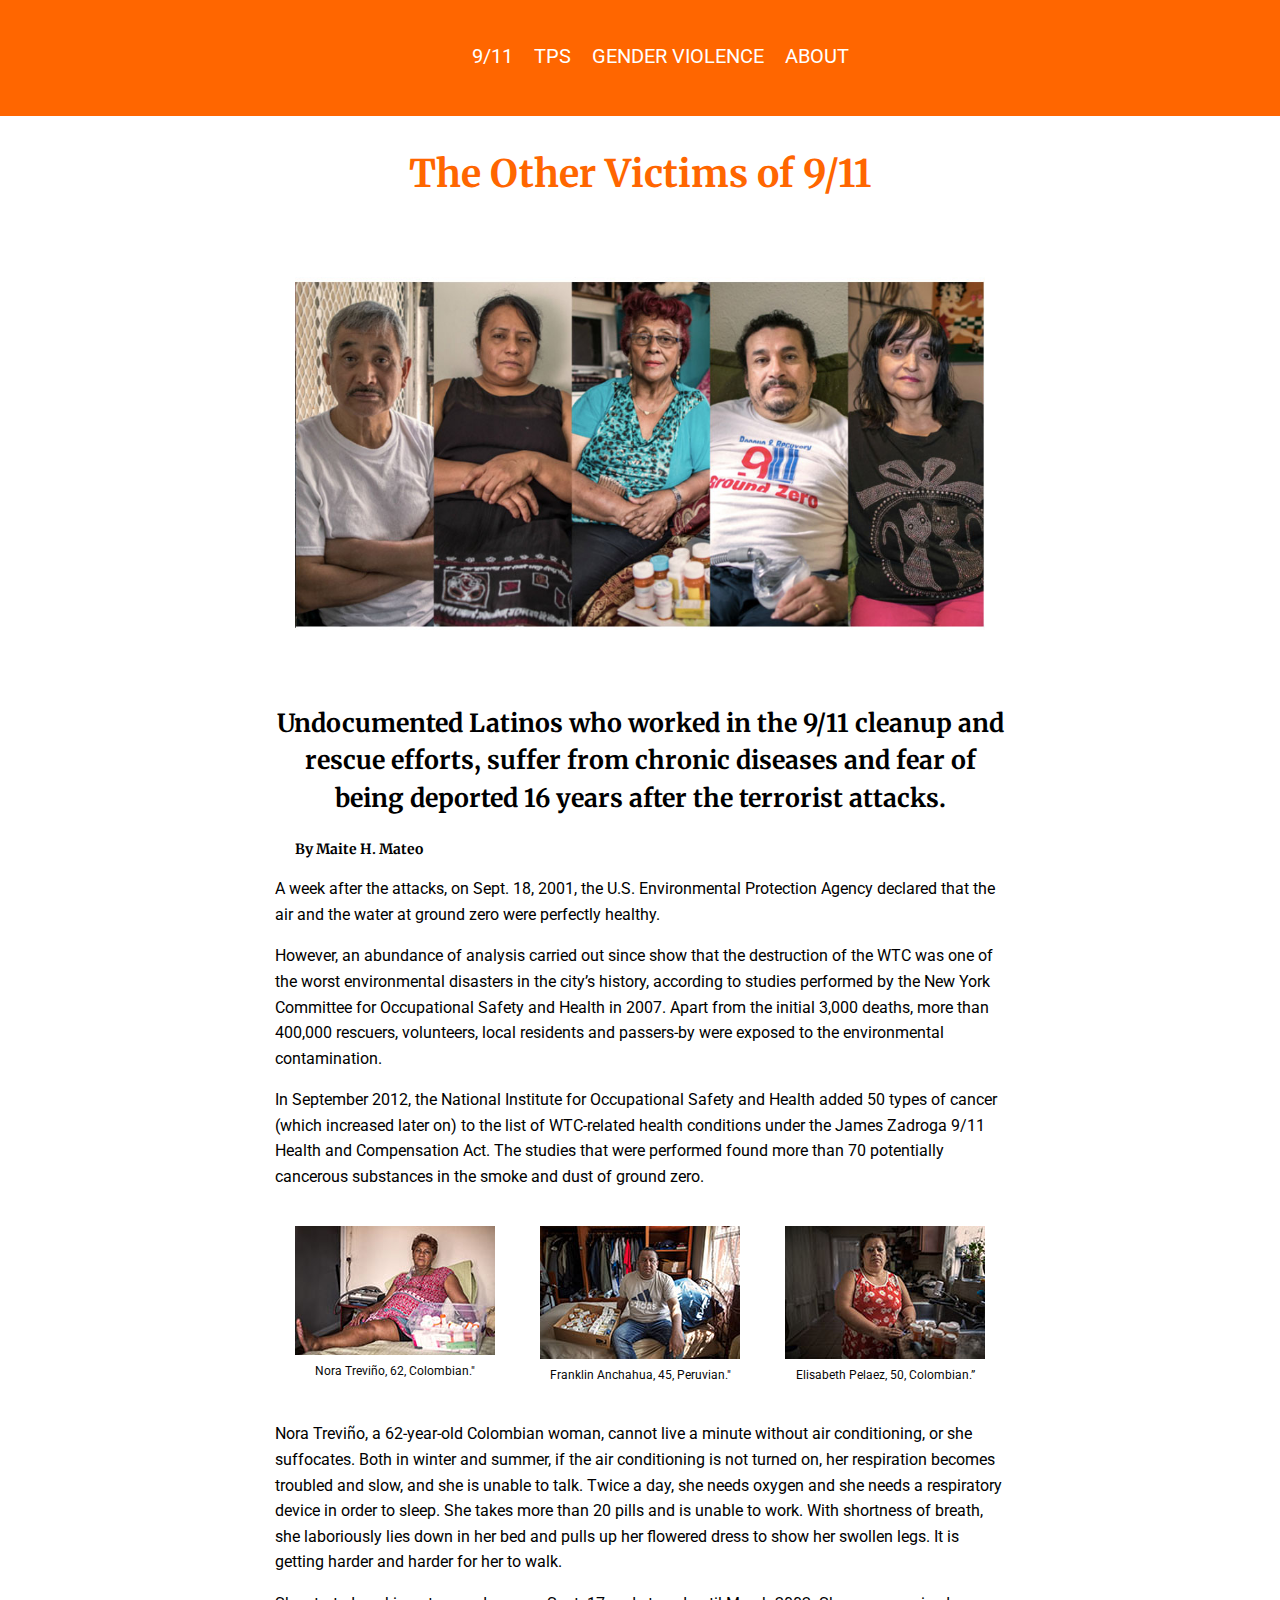
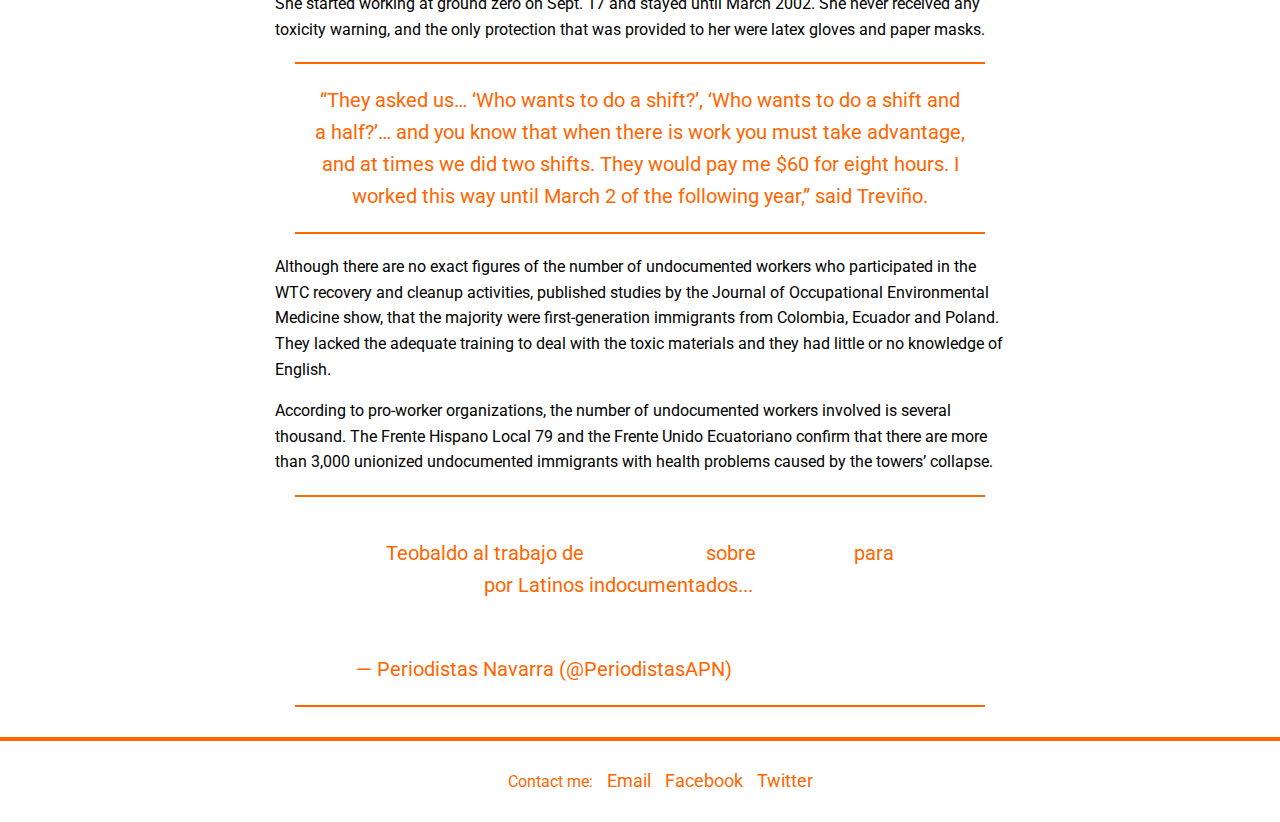
<file: index.html>
<!DOCTYPE html>
<html lang="en"> 

<head> 
	<title>Maite H. Mateo </title>
	<meta charset="utf-8">
	<!-- Aca van mis estilos CSS. Vamos a partir con el estilo de normalize o reset css -->
	<link rel="stylesheet" type="text/css" href="css/normalize.css">
	<link rel="stylesheet" href="css/styles.css">
	<link href="https://fonts.googleapis.com/css?family=Merriweather:700|Roboto:400" rel="stylesheet" />
</head>

<body>
	<header>
		<nav>
	        <ul>
	            <li><a class="active" href="index.html">9/11</a></li>
	            <li><a class="active" href="tps.html">TPS</a></li>
	            <li><a class="active" href="genderviolence.html">GENDER VIOLENCE</a></li>
	            <li><a class="active" href="about.html">ABOUT</a></li>
	        </ul> 
	    </nav>    
	<header/>

<article>
	<h1>The Other Victims of 9/11</h1>
	<figure><img src="photos/workersmain-1.jpg">	
	</figure>

	<h2>Undocumented Latinos who worked in the 9/11 cleanup and rescue efforts, suffer from chronic diseases and fear of being deported 16 years after the terrorist attacks.</h2>

	<p class="author">By Maite H. Mateo</h3>


<p>A week after the attacks, on Sept. 18, 2001, the U.S. Environmental Protection Agency declared that the air and the water at ground zero were perfectly healthy.
</p>

<p>However, an abundance of analysis carried out since show that the destruction of the WTC was one of the worst environmental disasters in the city’s history, according to studies performed by the New York Committee for Occupational Safety and Health in 2007. Apart from the initial 3,000 deaths, more than 400,000 rescuers, volunteers, local residents and passers-by were exposed to the environmental contamination.
</p>

<p>In September 2012, the National Institute for Occupational Safety and Health added 50 types of cancer (which increased later on) to the list of WTC-related health conditions under the James Zadroga 9/11 Health and Compensation Act. The studies that were performed found more than 70 potentially cancerous substances in the smoke and dust of ground zero.</p>


<div class="img-container">
<figure><img src="photos/maite.hernandez9-11workers-9.jpg";><figcaption>Nora Treviño, 62, Colombian."</figcaption> </figure> 
<figure><img src="photos/maite.hernandez9-11workers-2.jpeg";> <figcaption> Franklin Anchahua, 45, Peruvian."</figcaption> </figure>
<figure><img src="photos/maite.hernandez9-11workers-6.jpeg";><figcaption>Elisabeth Pelaez, 50, Colombian.”</figcaption> </figure>
</div><!-- Group of 3 images aligned side by side with captions --> 

<p>
Nora Treviño, a 62-year-old Colombian woman, cannot live a minute without air conditioning, or she suffocates. Both in winter and summer, if the air conditioning is not turned on, her respiration becomes troubled and slow, and she is unable to talk. Twice a day, she needs oxygen and she needs a respiratory device in order to sleep. She takes more than 20 pills and is unable to work. With shortness of breath, she laboriously lies down in her bed and pulls up her flowered dress to show her swollen legs. It is getting harder and harder for her to walk.
</p>

<p>
She started working at ground zero on Sept. 17 and stayed until March 2002. She never received any toxicity warning, and the only protection that was provided to her were latex gloves and paper masks. 
</p>

<blockquote>“They asked us… ‘Who wants to do a shift?’, ‘Who wants to do a shift and a half?’… and you know that when there is work you must take advantage, and at times we did two shifts. They would pay me $60 for eight hours. I worked this way until March 2 of the following year,” said Treviño.</blockquote>
    
            
<p>
Although there are no exact figures of the number of undocumented workers who participated in the WTC recovery and cleanup activities, published studies by the Journal of Occupational Environmental Medicine show, that the majority were first-generation immigrants from Colombia, Ecuador and Poland. 
They lacked the adequate training to deal with the toxic materials and they had little or no knowledge of English.
</p>

<p>
According to pro-worker organizations, the number of undocumented workers involved is several thousand. The Frente Hispano Local 79 and the Frente Unido Ecuatoriano confirm that there are more than 3,000 unionized undocumented immigrants with health problems caused by the towers’ collapse.
</p>


<!-- Twitter embed code example -->

<blockquote class="twitter-tweet" data-lang="es"><p lang="es" dir="ltr">Teobaldo al trabajo de <a href="https://twitter.com/hashtag/periodismo?src=hash&amp;ref_src=twsrc%5Etfw">#periodismo</a> sobre <a href="https://twitter.com/hashtag/Igualdad?src=hash&amp;ref_src=twsrc%5Etfw">#Igualdad</a> para <a href="https://twitter.com/maite_H_mateo?ref_src=twsrc%5Etfw">@maite_H_mateo</a> por  Latinos indocumentados... <a href="https://t.co/ygjogBDoIv">https://t.co/ygjogBDoIv</a> <a href="https://twitter.com/hashtag/Teobaldos17?src=hash&amp;ref_src=twsrc%5Etfw">#Teobaldos17</a> <a href="https://t.co/InPc2itcKZ">pic.twitter.com/InPc2itcKZ</a></p>&mdash; Periodistas  Navarra (@PeriodistasAPN) <a href="https://twitter.com/PeriodistasAPN/status/917314755207094272?ref_src=twsrc%5Etfw">9 de octubre de 2017</a></blockquote>
<script async src="https://platform.twitter.com/widgets.js" charset="utf-8"></script>

</article>


 <footer>
		<ul>
			<li>Contact me:</li>
			<li><a href="mailto:info@maitehmateo.com">Email</a></li>
		    <li><a href="https://www.facebook.com/maitehmateo" target="_blank">Facebook</a></li>
    		<li><a href="https://twitter.com/maite_H_mateo" target="_blank">Twitter</a></li>
    	</ul>
 </footer>
		
		
		 <!-- Don’t forget to close the body and the html in your HTML file. In JSFIDDLE I don't need to close the html -->
</body>
</file>
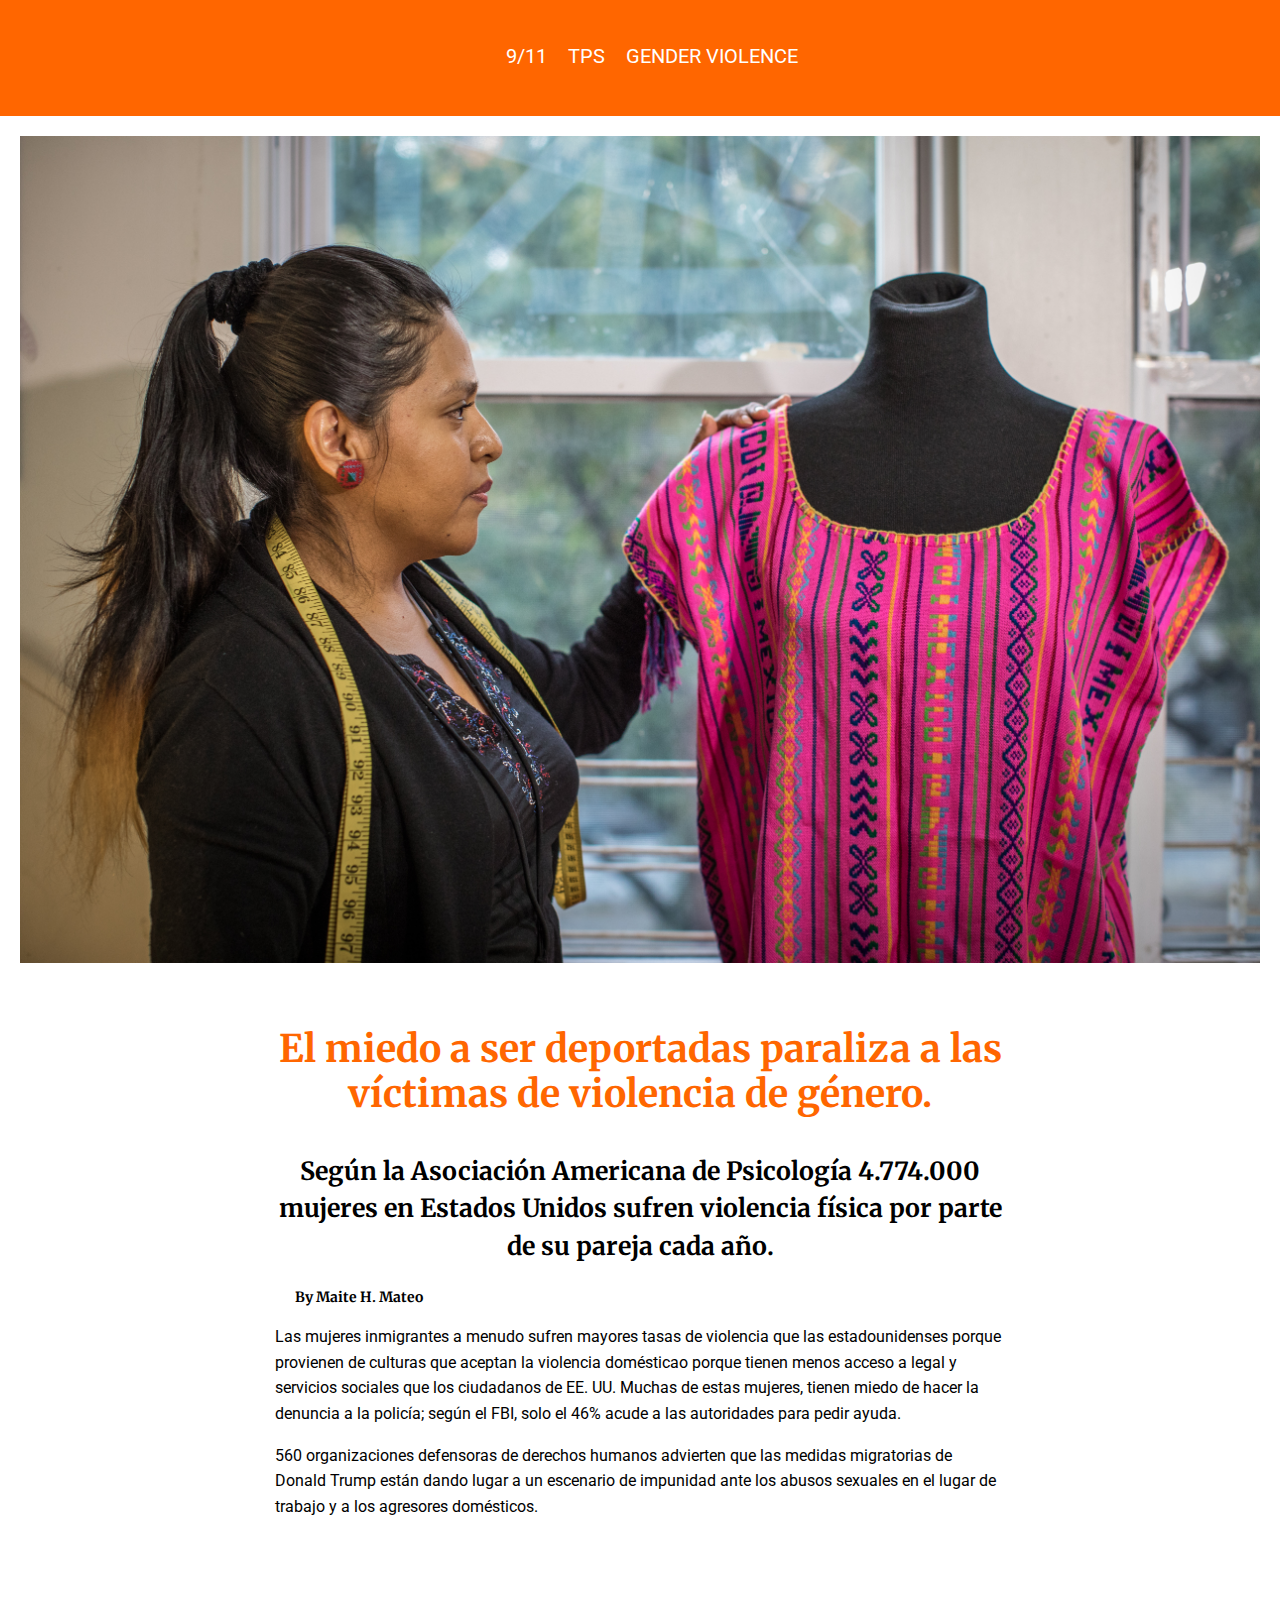
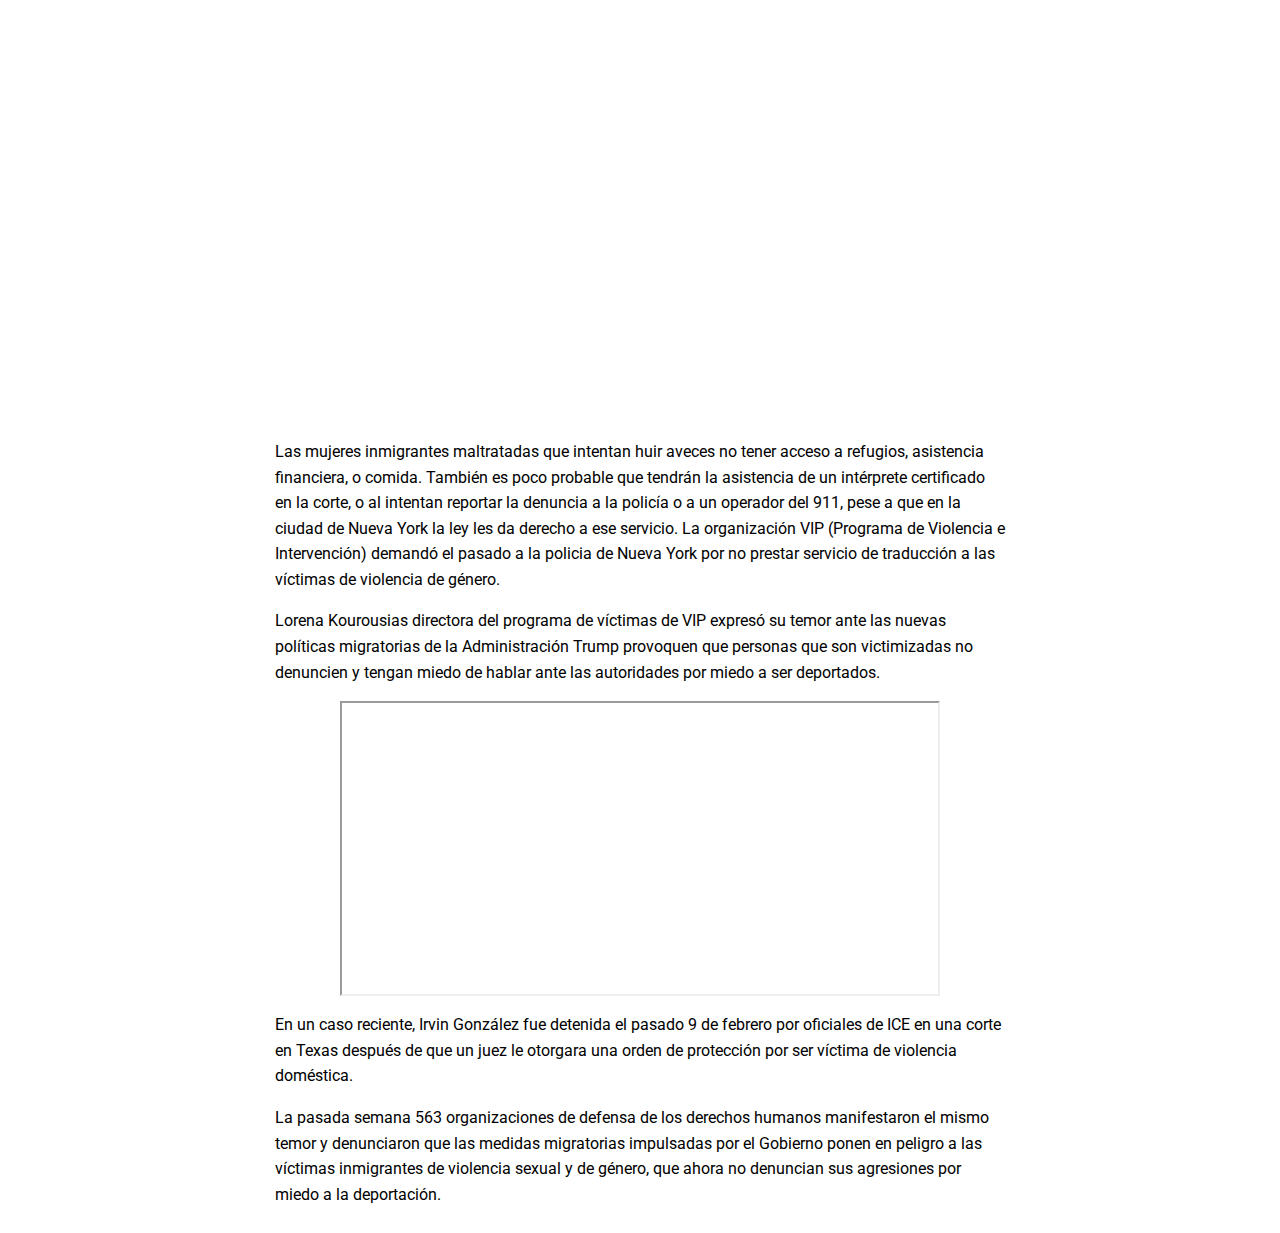
<file: genderviolence.html>
<!DOCTYPE html>
<html lang="en"> 

<head> 
	
<title>Maite H. Mateo</title>
<meta charset="utf-8">
<meta name="viewport" content="width=device-width, initial-scale=1">

<!-- Aca van mis estilos CSS. Vamos a partir con el estilo de normalize o reset css -->
<link rel="stylesheet" type="text/css" href="css/normalize.css">
<link rel="stylesheet" href="css/styles.css">
<link href="https://fonts.googleapis.com/css?family=Merriweather:700|Roboto:400" rel="stylesheet">

</head>

<body>
	
	<header>
		<nav>
	        <ul>
	              <li><a class="active" href="index.html">9/11</a></li>
	            <li><a class="active" href="tps.html">TPS</a></li>
	            <li><a class="active" href="genderviolence.html">GENDER VIOLENCE</a><li>
	            
	        </ul> 
	    </nav>    
	<header/>
	
	<figure>
	 	<img src="photos/survivor.jpg"> 
	 	<figcaption>
			
		</figcaption>
	</figure>

<article>
	<h1>El miedo a ser deportadas paraliza a las víctimas de violencia de género.</h1>

	<h2>Según la Asociación Americana de Psicología 4.774.000 mujeres en Estados Unidos sufren violencia física por parte de su pareja cada año.</h2>
	<p class="author">By Maite H. Mateo</h3>

<p>Las mujeres inmigrantes a menudo sufren mayores tasas de violencia que las estadounidenses porque 
provienen de culturas que aceptan la violencia domésticao porque tienen menos acceso a legal
y servicios sociales que los ciudadanos de EE. UU. Muchas de estas mujeres, tienen miedo de hacer la denuncia a la policía; según el FBI, solo el 46% acude a las autoridades para pedir ayuda.
</p>
<p>560 organizaciones defensoras de derechos humanos advierten que las medidas migratorias de Donald Trump están dando lugar a un escenario de impunidad ante los abusos sexuales en el lugar de trabajo y a los agresores domésticos.</p>
<iframe src="https://player.vimeo.com/video/248083502" width="640" height="480" frameborder="0" webkitallowfullscreen mozallowfullscreen allowfullscreen></iframe>
<div style="margin-top: 10px;">

<p>Las mujeres inmigrantes maltratadas que intentan huir aveces no tener acceso a refugios, asistencia financiera, o comida. También es poco probable que tendrán la asistencia de un intérprete certificado en la corte, o al intentan reportar la denuncia a la policía o a un operador del 911, pese a que en la ciudad de Nueva York la ley les da derecho a ese servicio. La organización VIP (Programa de Violencia e Intervención) demandó el pasado a la policia de Nueva York por no prestar servicio de traducción a las víctimas de violencia de género.</p>

<p>Lorena Kourousias directora del programa de víctimas de VIP expresó su temor ante las nuevas políticas migratorias de la Administración Trump provoquen que personas que son victimizadas no denuncien y tengan miedo de hablar ante las autoridades por miedo a ser deportados.</p>

<center><iframe src="https://datawrapper.dwcdn.net/oDYUA/1/" oallowfullscreen="oallowfullscreen" msallowfullscreen="msallowfullscreen" width="600" height="295" align="center"></iframe></center>

<p>En un caso reciente, Irvin González fue detenida el pasado 9 de febrero por oficiales de ICE en una corte en Texas después de que un juez le otorgara una orden de protección por ser víctima de violencia doméstica.</p>

<p>La pasada semana 563 organizaciones de defensa de los derechos humanos manifestaron el mismo temor y denunciaron que las medidas migratorias impulsadas por el Gobierno ponen en peligro a las víctimas inmigrantes de violencia sexual y de género, que ahora no denuncian sus agresiones por miedo a la deportación.</p>
</file>
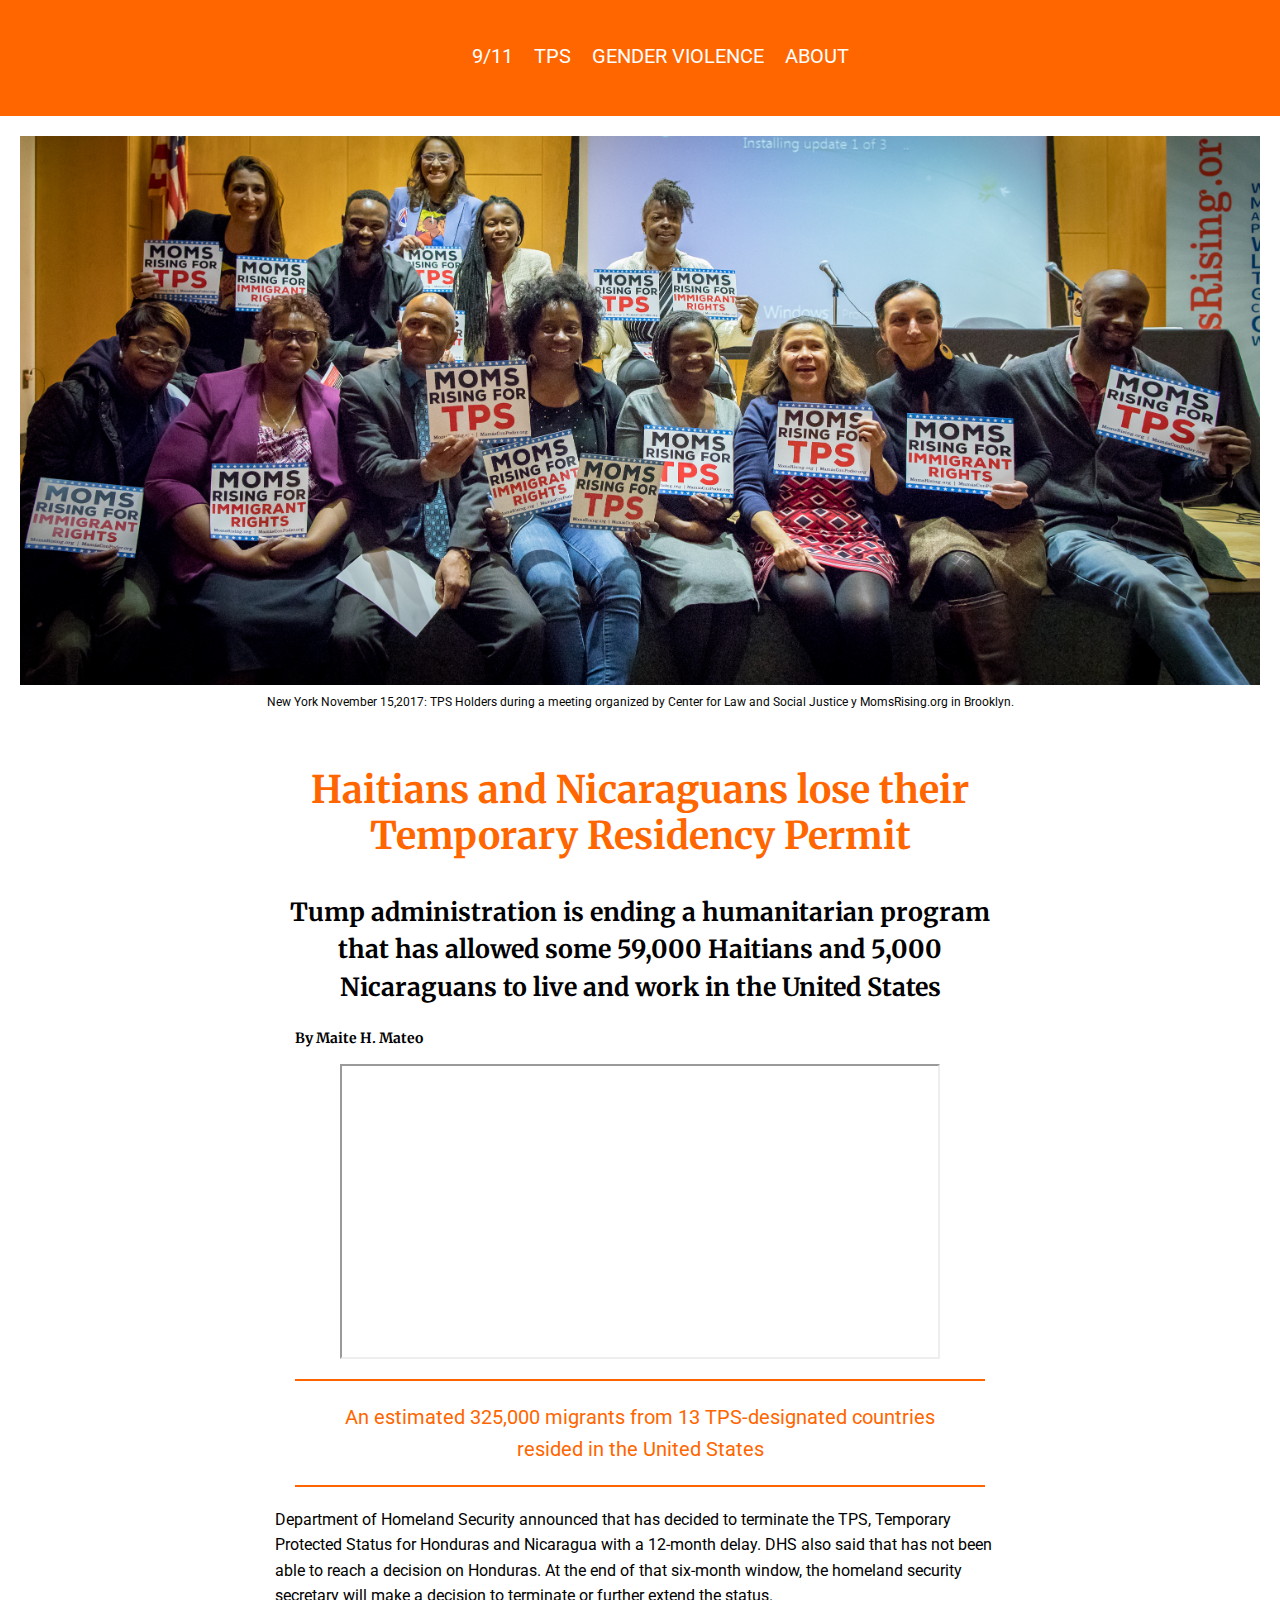
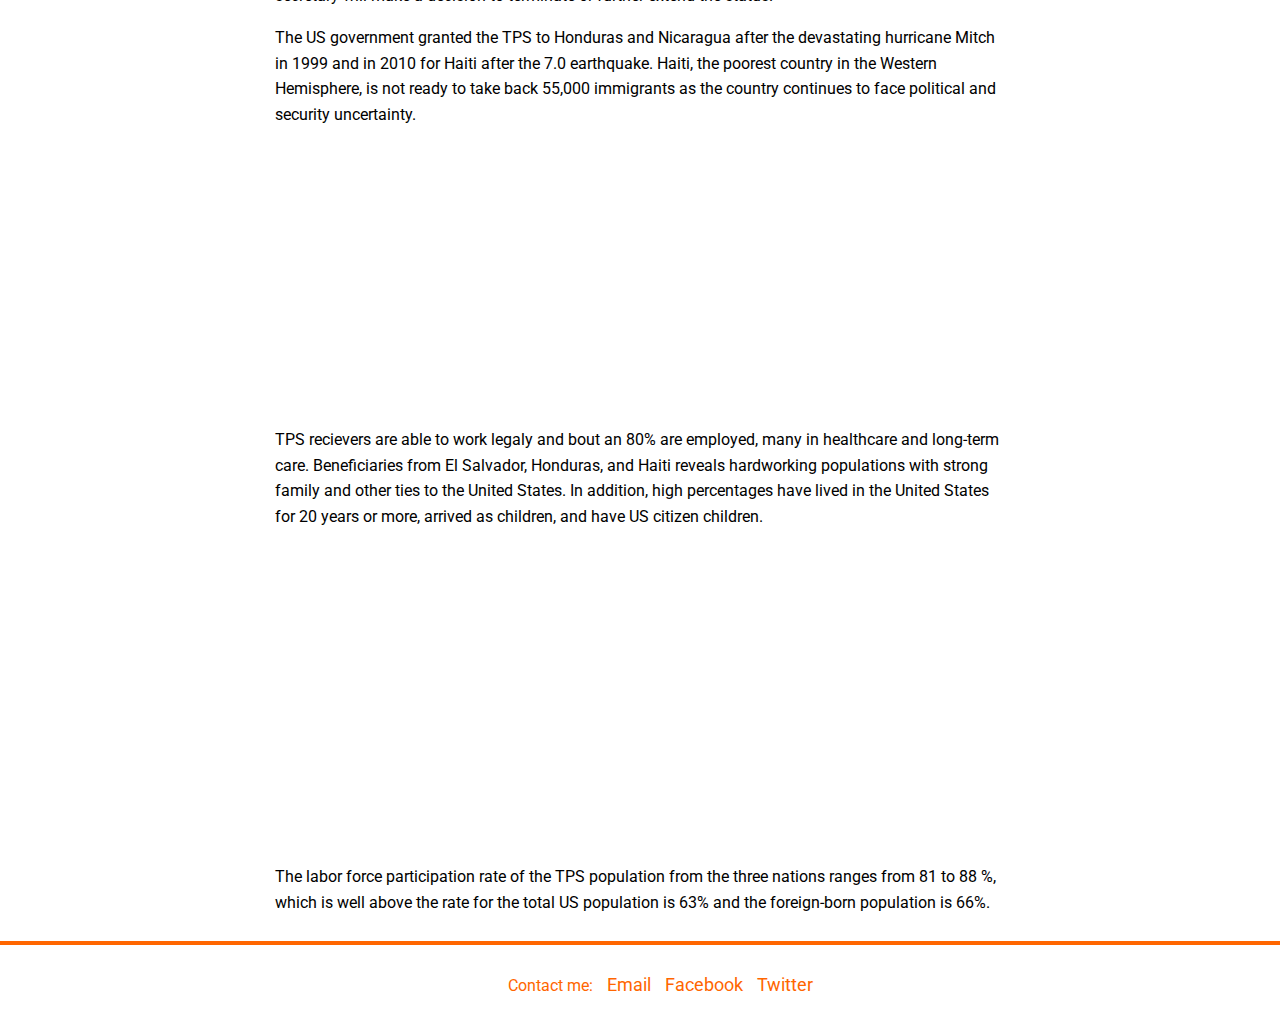
<file: TPS.html>
<!DOCTYPE html>
<html lang="en"> 

<head> 
	
<title>Maite H. Mateo</title>
<meta charset="utf-8">
<meta name="viewport" content="width=device-width, initial-scale=1">

<!-- Aca van mis estilos CSS. Vamos a partir con el estilo de normalize o reset css -->
<link rel="stylesheet" type="text/css" href="css/normalize.css">
<link rel="stylesheet" href="css/styles.css">
<link href="https://fonts.googleapis.com/css?family=Merriweather:700|Roboto:400" rel="stylesheet">

</head>

<body>
	
	<header>
		<nav>
	        <ul>
	              <li><a class="active" href="index.html">9/11</a></li>
	            <li><a class="active" href="tps.html">TPS</a></li>
	             <li><a class="active" href="genderviolence.html">GENDER VIOLENCE</a></li>
	            <li><a class="active" href="about.html">ABOUT</a></li>
	        </ul> 
	    </nav>    
	<header/>
	
	<figure>
	 	<img src="photos/tps.jpg"> 
		<figcaption>
			New York November 15,2017: TPS Holders during a meeting organized by Center for Law and Social Justice y MomsRising.org in Brooklyn.
		</figcaption>
	</figure>

<article>
	

	<h1>Haitians and Nicaraguans lose their Temporary Residency Permit</h1>

	<h2>Tump administration is ending a humanitarian program that has allowed some 59,000 Haitians and 5,000 Nicaraguans to live and work in the United States</h2>

	<p class="author">By Maite H. Mateo</h3>

<center><iframe src="https://datawrapper.dwcdn.net/6Psbe/2/" oallowfullscreen="oallowfullscreen" msallowfullscreen="msallowfullscreen" width="600" height="295" align="center"></iframe></center>

<blockquote align="center">An estimated 325,000 migrants from 13 TPS-designated countries
resided in the United States </blockquote>

<p>Department of Homeland Security announced that has decided to terminate the TPS, Temporary Protected Status for Honduras and Nicaragua with a 12-month delay. DHS also said that has not been able to reach a decision on Honduras. At the end of that six-month window, the homeland security secretary will make a decision to terminate or further extend the status.</p>
</p>


<p>The US government granted the TPS to Honduras and Nicaragua after the devastating hurricane Mitch in 1999 and in 2010 for Haiti after the 7.0 earthquake.
Haiti, the poorest country in the Western Hemisphere, is not ready to take back 55,000 immigrants as the country continues to face political and security uncertainty. 
</p>


<center><iframe src="https://datawrapper.dwcdn.net/RIOBQ/1/" scrolling="no" frameborder="0" allowtransparency="true" allowfullscreen="allowfullscreen" webkitallowfullscreen="webkitallowfullscreen" mozallowfullscreen="mozallowfullscreen" oallowfullscreen="oallowfullscreen" msallowfullscreen="msallowfullscreen" width="600" height="260"></iframe></center>

<p>TPS recievers are able to work legaly and bout an 80% are employed, many in healthcare and long-term care. 
   Beneficiaries from El Salvador, Honduras, and Haiti reveals hardworking populations with strong family and other ties to the United States. In addition, high percentages have lived in the United States for 20 years or more, arrived as children, and have US citizen children.
</p>


<center><iframe src="https://datawrapper.dwcdn.net/Chh3g/3/" scrolling="no" frameborder="0" allowtransparency="true" allowfullscreen="allowfullscreen" webkitallowfullscreen="webkitallowfullscreen" mozallowfullscreen="mozallowfullscreen" oallowfullscreen="oallowfullscreen" msallowfullscreen="msallowfullscreen" width="600" height="295"></iframe></center>

<p> The labor force participation rate of the TPS population from the three nations ranges from 81 to 88 %, which is well above the rate for the total US population is 63% and the foreign-born population is 66%.</p>


</article>

</body>

<footer>
		<ul>
			<li>Contact me:</li>
			<li><a href="mailto:info@maitehmateo.com">Email</a></li>
		    <li><a href="https://www.facebook.com/maitehmateo" target="_blank">Facebook</a></li>
    		<li><a href="https://twitter.com/maite_H_mateo" target="_blank">Twitter</a></li>
    	</ul>
    </footer>
		
		
		 <!-- Don’t forget to close the body and the html in your HTML file. In JSFIDDLE I don't need to close the html -->
</body>
</file>
<file: css/styles.css>
/******************
FONTS
Merriweather, Georgia, serif; para titles, citas destacadas, font-weight: 700
Roboto, Helvetica, Arial, sans-serif; para texto y pies de foto, font-weight: 400

COLORES

******************/


/******************
GLOBAL STYLES 
******************/


html {
  box-sizing: border-box;
}


*,
*:before,
*:after {
  box-sizing: inherit;
}


body {
  font-family: Roboto, Helvetica, Arial, sans-serif;
  font-weight: normal; 
  font-size: 16px;/* 16px is the standard font size */
  line-height: 1.6;
  text-align: left; 
  background-color:#ffffff;
  color:#000000;
}

/******************
H1,2,3,4,5,6, author and author hover link styles 
******************/


h1, h2, h3, h4, h5, h6 {
  font-family: Merriweather, Georgia, serif; 
  font-weight: 700;
}

h1, h2, h3 {
  text-align: center; 
}

h1 {
  font-size: 38px;
  line-height: 1.2;
  padding-bottom: 10px ;
}

h2 {
  font-size: 25px;
  line-height: 1.5;
}


.author { 
  font-family: Merriweather, Georgia, serif;
  font-weight: 700;
  font-size: 14px;
  text-align: left;
  padding: 0px 20px 0px 20px;
}

.author a { 
  color: #ff6600;
  text-decoration: none;
}

.author a:hover {
  text-decoration: underline;
}


/**************************
HEADER AND NAVIGATION MENU
**************************/


nav {
  font-family:Roboto, Helvetica, Arial, sans-serif;
  text-align: center;
  font-size: 20px;
  color: #ffffff;
  padding: 20px 10px 20px 10px;
  /* Top, right, bottom, left */
  width: 100%;/*Make navigation 100% width of the viewport*/
  background: rgb(255,102,0);
  border-bottom: 4px solid #ff6600;
  border-top: 4px
  color: #ffffff;
}

li {
  display: inline;
  /* Display: Every HTML element has a default value for display. 
    Usually it's either "block" or "inline". 
    Block: Elements like headings, paragraphs and list items display "block" by default, 
    which means they strecth the whole width of the page and have line breaks before and after.
    Inline: Links like the <a> tag and a few others display "inline" by default, wich means they 
    exist within the normal flow of the text they are contained within. No line breaks and no 
    taking the whole wide page. 
    Info: http://marksheet.io/html-block-inline.html 
    Examples: https://www.w3schools.com/css/css_display_visibility.asp */
  padding: 8px 8px 8px 8px; 
  align-content: center;
}


header h1 {
  color:#ff6600;
  text-align: center;
}

header h2 {
  color:#000000;
  text-align: center;}

header h3 { 
  margin: 8px;
  color:#000000;
}


a { 
  color: #ffffff;
  text-decoration: none;
}

a:hover {
  text-decoration: underline;
}


/**************************
BODY CONTENT
**************************/

article {
  max-width: 750px;
  padding: 10px;
  margin: auto;
}

iframe {align-self: center;}



figure {
  display: block; 
  margin: 20px;

}

img {
  max-width: 100%;
  height: auto;
}

figcaption {
  text-align: center;
  font-size: 12px;
  color: #060606;
}


.img-container {
  display: flex;
  flex-direction: row;
  justify-content: space-between;
}

.img-container figure {width:200px;}

blockquote { 
  border-top: 2px solid #ff6600;
  border-bottom: 2px solid #ff6600;
  color: #ff6600;
  font-family: Roboto, Helvetica, Arial, sans-serif;
  font-size: 20px;
  margin: 20px;
  padding: 20px; 
  text-align: center; 
}

footer {
  border-top: 4px solid #ff6600;
  text-align: center;
  color:#ff6600;/*orange*/
  padding: 10px 10px;
}


footer ul li {
  display: inline;/*align links in footer vertically*/
  padding: 5px;
}



  footer ul li a {
  font-size: 18px;
  color:#ff6600;
}
</file>
